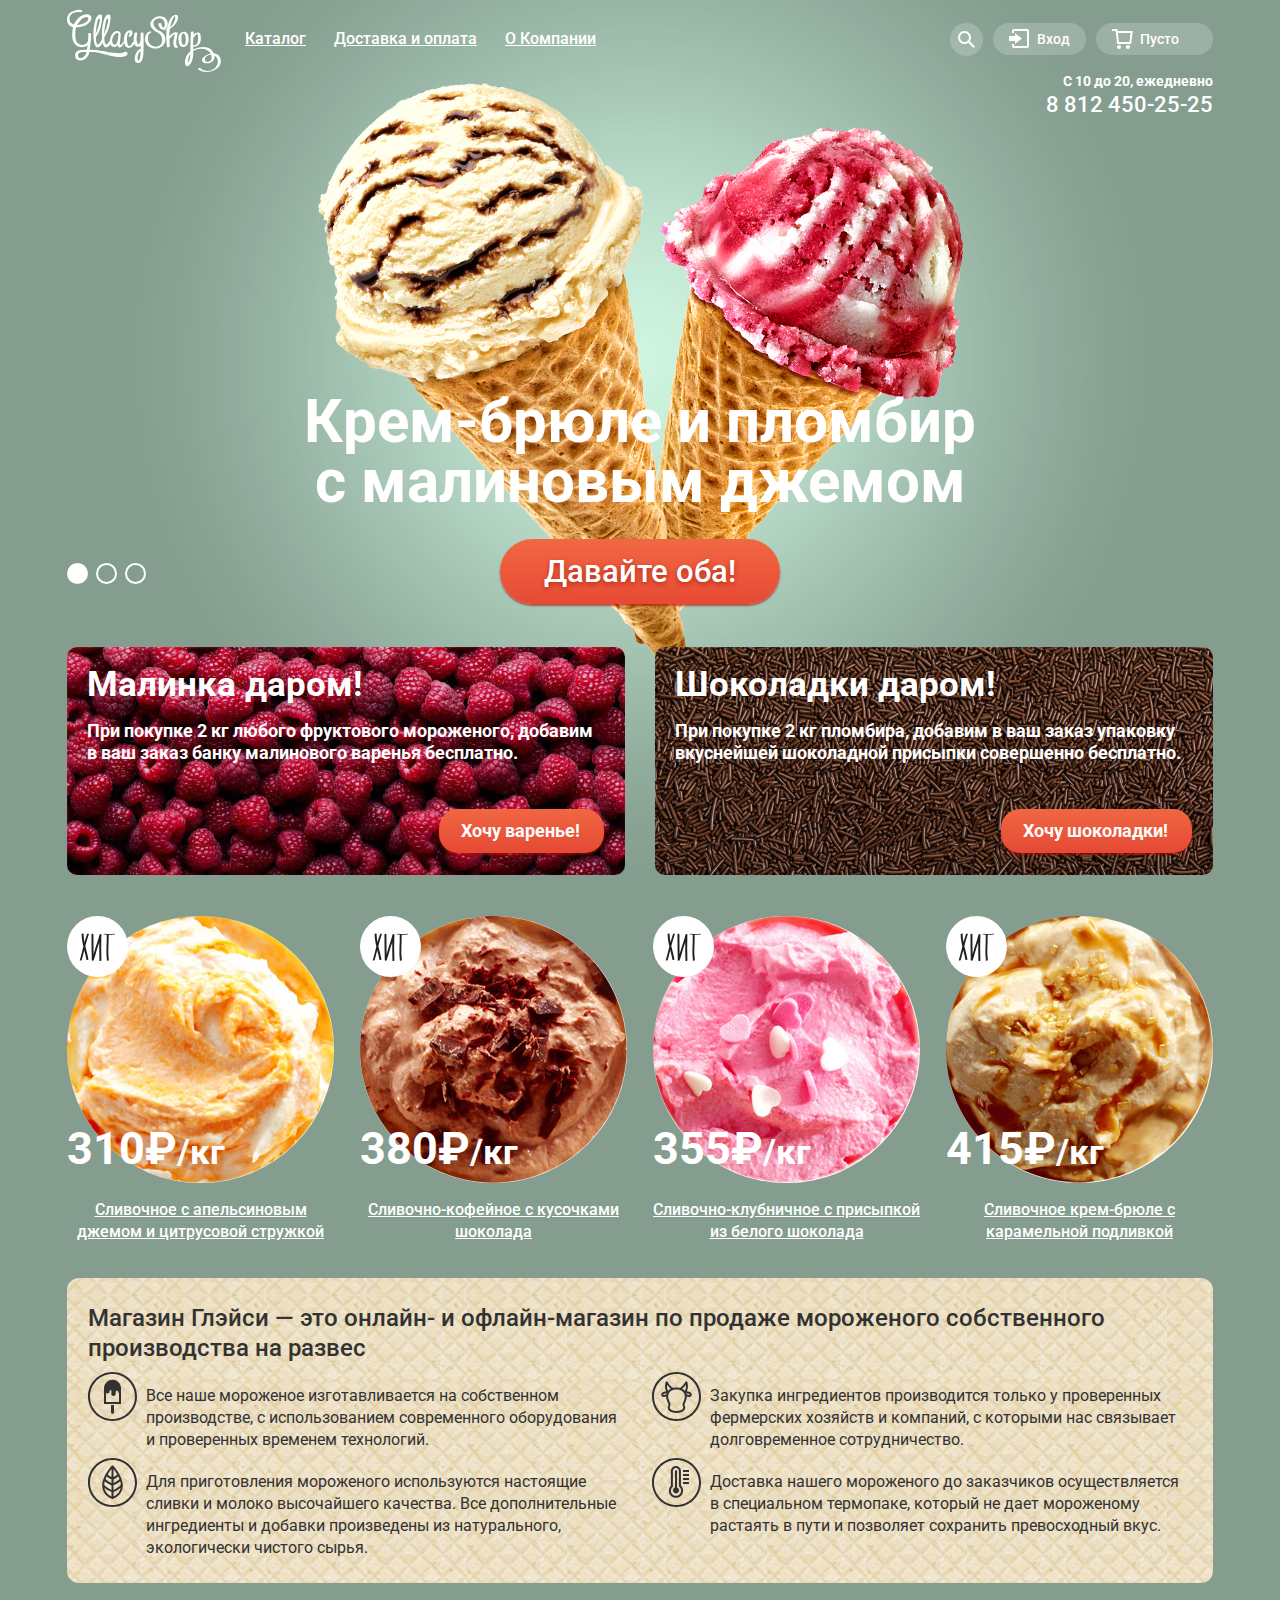
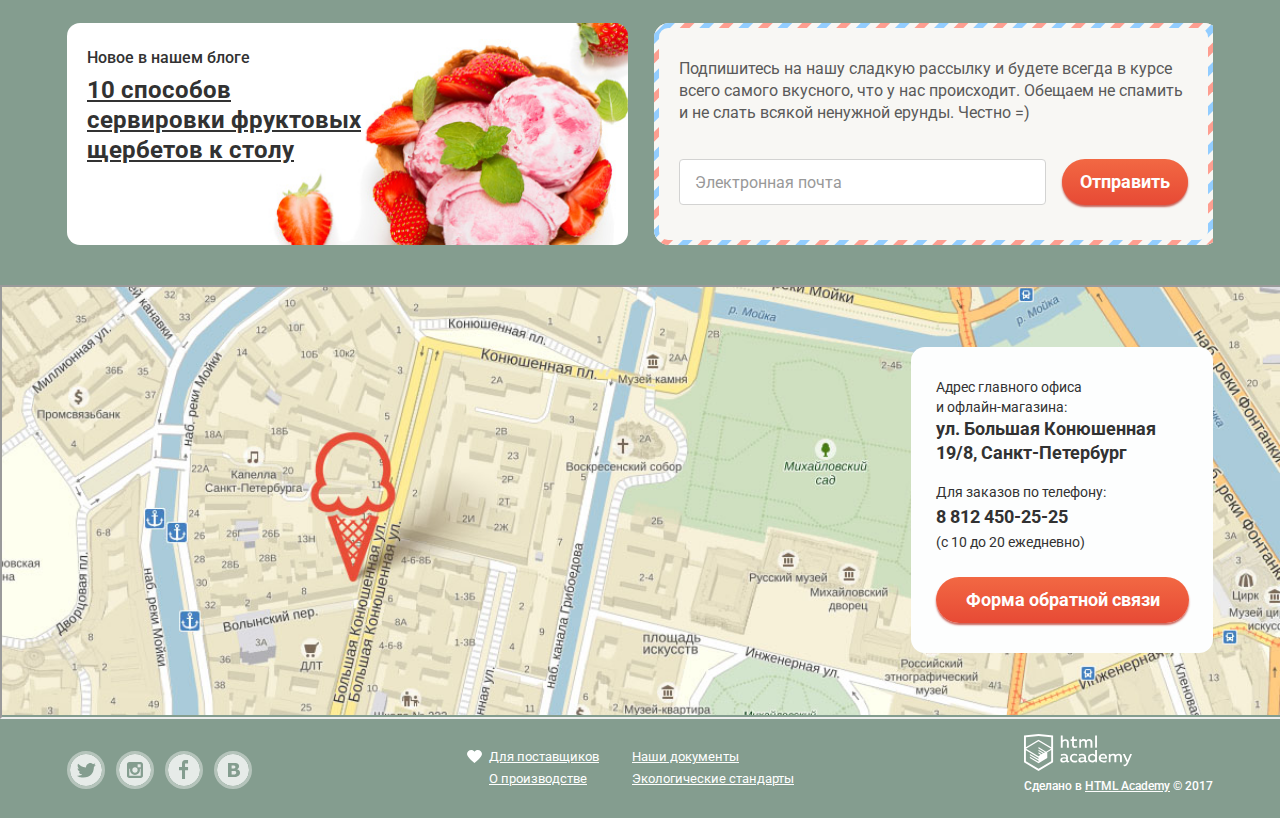
<file: index.html>
<!DOCTYPE html>
<html lang="ru">
<head>
  <meta charset="utf-8">
  <title>Glacy shop</title>
  <link href="https://fonts.googleapis.com/css?family=Roboto:400,500,700&amp;subset=cyrillic" rel="stylesheet">
  <link rel="stylesheet" type="text/css" href="css/normalize.css">
  <link rel="stylesheet" type="text/css" href="css/min.style.css">
</head>
<body>
  <input class="visually-hidden" type="radio" id="product-1" name="toggle" checked>
  <input class="visually-hidden" type="radio" id="product-2" name="toggle">
  <input class="visually-hidden" type="radio" id="product-3" name="toggle">
  <div class="site-wrapper">
    <div class="container">
      <header class="main-header">
        <nav class="main-nav">
          <a class="main-nav__link" href=""><img class="main-nav__img" src="img/logo-menu.svg" width="154" height="64" alt="Логотип магазина мороженого Глейси "></a>
          <ul class="site-list">
            <li class="site-list__item">
              <a href="catalog.html" class="site-list__item-link nav-catalog">Каталог</a>
              <ul class="site-list__submenu">
                <li class="site-list__submenu-item"><a href="" >Новинки</a></li>
                <li class="site-list__submenu-item"><a href="catalog.html" >Сливочное</a></li>
                <li class="site-list__submenu-item"><a href="" >Щербеты</a></li>
                <li class="site-list__submenu-item"><a href="" >Фруктовый лед</a></li>
                <li class="site-list__submenu-item"><a href="" >Мелорин</a></li>
              </ul>
            </li>
            <li class="site-list__item"><a href="#" class="site-list__item-link">Доставка и оплата</a></li>
            <li class="site-list__item"><a href="#" class="site-list__item-link">О Компании</a></li>
          </ul>
          <ul class="user-list">
            <li class="user-list__item">
              <a href="" class="user-list__item-link search">
                <span class="visually-hidden">поиск</span>
                <svg version="1.1" xmlns="http://www.w3.org/2000/svg" xmlns:xlink="http://www.w3.org/1999/xlink" x="0px" y="0px" width="17px" height="17px" viewBox="0 0 17 17" enable-background="new 0 0 17 17" xml:space="preserve"> <g >
                <path fill="#FFFFFF" d="M16.958,15.527L11.75,10.32C12.533,9.247,13,7.93,13,6.5C13,2.91,10.09,0,6.5,0S0,2.91,0,6.5
            S2.91,13,6.5,13c1.438,0,2.763-0.473,3.839-1.263l5.205,5.204L16.958,15.527z M6.5,11C4.019,11,2,8.981,2,6.5S4.019,2,6.5,2 S11,4.019,11,6.5S8.981,11,6.5,11z"/></g></svg>
              </a>
              <div class="search-wrapper">
                <form method="get" action="http://echo.htmlacademy.ru" class="search-form">
                  <input type="text" name="search" placeholder="Что ищем?" class="search-input" aria-label="что вы ищите?">
                </form>
              </div>
            </li>
            <li class="user-list__item">
              <a href="" class="user-list__item-link login">Вход</a>
              <div class="login-form">
                <form method="post" action="http://echo.htmlacademy.ru">
                  <input type="email" name="login" class="login-input" placeholder="Электронная почта" aria-label="введите адрес электронной почты">
                  <input type="password" name="password" class="login-password" placeholder="Пароль" aria-label="введите пароль">
                  <div class="login-btn-links">
                    <div class="login-btn-wrapper">
                      <button type="submit" class="login-btn btn ">Войти</button>
                    </div>
                    <p class="login-links">
                      <a href="#">Забыли пароль</a>
                      <a href="#">Новая регистрация</a>
                    </p>
                  </div>
                </form>
              </div>
            </li>
            <li class="user-list__item">
              <a href="" class="user-list__item-link cart"><span class="visually-hidden">корзина</span> Пусто</a>
            </li>
          </ul>
        </nav>
        <div class="main-nav__contacts">
          <p class="main-nav__time">С 10 до 20, ежедневно</p>
          <p class="main-nav__tel">8 812 450-25-25</p>
        </div>
      </header>
    </div>
    <main class="index-page">
      <h1 class="visually-hidden"> Магазин мороженого "Глейси"</h1>
      <section class="slider">
        <div class="container">
          <div class="slider-controls">
            <label for="product-1">Первый</label>
            <label for="product-2">Второй</label>
            <label for="product-3">Третий</label>
          </div>
          <ul class="slider-list">
            <li class="slider-item slide" id="slide1">
              <h3 class="slider-heading" >Крем-брюле и пломбир с малиновым джемом</h3>
              <a class="slider-btn btn" href="#" >Давайте оба!</a>
            </li>
            <li class="slider-item slide" id="slide2" >
              <h3 class="slider-heading" >Шоколадный пломбир и лимонный сорбет</h3>
              <a class="slider-btn btn" href="#" >Давайте оба!</a>
            </li>
            <li class="slider-item slide" id="slide3" >
              <h3 class="slider-heading" >Пломбир с помадкой и клубничный щербет</h3>
              <a class="slider-btn btn" href="#">Давайте оба!</a>
            </li>
          </ul>
        </div>
  	  </section>
      <div class="container">
        <section class="presents">
          <h2 class="visually-hidden">Подарки</h2>
          <ul class="presents-list">
            <li class="presents-list__item">
              <h3 class="presents-list__item-heading">Малинка даром!</h3>
              <p class="presents-list__item-description">При покупке 2 кг любого фруктового мороженого, добавим в ваш заказ банку   малинового варенья бесплатно.</p>
              <a href="" class="presents-list__item-btn btn">Хочу варенье!</a>
            </li>
            <li class="presents-list__item">
              <h3 class="presents-list__item-heading">Шоколадки даром!</h3>
              <p class="presents-list__item-description">При покупке 2 кг пломбира, добавим в ваш заказ упаковку вкуснейшей шоколадной присыпки совершенно бесплатно.</p>
              <a href="" class="presents-list__item-btn btn">Хочу шоколадки!</a>
            </li>
          </ul>
        </section>
        <section class="catalog">
          <h2 class="visually-hidden">Самое вкусное морожениое</h2>
          <ul class="catalog-list">
            <li class="catalog-list__item">
              <div class="catalog-list__item-wrapper">
                <img src="img/ice1.jpg" width="267" height="267" alt="Сливочное с апельсиновым джемом и цитрусовой стружкой">
                <p class="catalog-list__item-price">310&#8381;<span>/кг</span></p>
                <a href="" class="catalog-list__item-link">Сливочное с апельсиновым джемом и цитрусовой стружкой</a>
              </div>
              <a href="" class="catalog-list__item-btn btn">Быстрый просмотр</a>
            </li>
            <li class="catalog-list__item">
              <div class="catalog-list__item-wrapper">
                <img src="img/ice2.jpg" width="267" height="267" alt="Сливочно-кофейное с кусочками шоколада">
                <p class="catalog-list__item-price">380&#8381;<span>/кг</span></p>
                <a href="" class="catalog-list__item-link">Сливочно-кофейное с кусочками шоколада</a>
              </div>
              <a href="" class="catalog-list__item-btn btn">Быстрый просмотр</a>
            </li>
            <li class="catalog-list__item">
              <div class="catalog-list__item-wrapper">
                <img src="img/ice3.jpg" width="267" height="267" alt="Сливочно-клубничное с присыпкой из белого шоколада">
                <p class="catalog-list__item-price">355&#8381;<span>/кг</span></p>
                <a href="" class="catalog-list__item-link">Сливочно-клубничное с присыпкой из белого шоколада</a>
              </div>
              <a href="" class="catalog-list__item-btn btn">Быстрый просмотр</a>
            </li>
            <li class="catalog-list__item">
              <div class="catalog-list__item-wrapper">
                <img src="img/ice4.jpg" width="267" height="267" alt="Сливочное с апельсиновым джемом и цитрусовой стружкой">
                <p class="catalog-list__item-price">415&#8381;<span>/кг</span></p>
                <a href="" class="catalog-list__item-link">Сливочное крем-брюле с карамельной подливкой</a>
              </div>
              <a href="" class="catalog-list__item-btn btn">Быстрый просмотр</a>
            </li>
          </ul>
        </section>
        <section class="advantages">
          <h2 class="visually-hidden">Преимущества магазина "Глейси"</h2>
          <b class="advantages-heading">Магазин Глэйси — это онлайн- и офлайн-магазин по продаже мороженого собственного производства на развес</b>
          <ul class="advantages-list">
            <li class="advantages-list__item">Все наше мороженое изготавливается на собственном производстве, с использованием современного оборудования и проверенных временем технологий.</li>
            <li class="advantages-list__item">Закупка ингредиентов  производится только у проверенных фермерских хозяйств и компаний, с которыми нас связывает долговременное сотрудничество.</li>
            <li class="advantages-list__item">Для приготовления мороженого используются настоящие сливки и молоко высочайшего качества. Все дополнительные ингредиенты и добавки произведены из натурального, экологически чистого сырья. </li>
            <li class="advantages-list__item">Доставка нашего мороженого до заказчиков осуществляется в специальном термопаке, который не дает мороженому растаять в пути и позволяет сохранить превосходный вкус.</li>
          </ul>
        </section>
        <div class="index-columns">
          <article class="blog">
            <h2 class="blog-heading">Новое в нашем блоге</h2>
            <h3 class="blog-news-heading"><a href="#"> 10 способов сервировки фруктовых щербетов к столу</a></h3>
          </article>
          <section class="subscription">
            <div class="subscription-wrapper">
              <h2 class="visually-hidden">Подписка на рассылку</h2>
              <p class="subscription-description">Подпишитесь на нашу сладкую рассылку и будете всегда в курсе всего самого вкусного, что у нас происходит. Обещаем не спамить и не слать всякой ненужной ерунды. Честно =) </p>
              <form method="post" action="http://echo.htmlacademy.ru"  class="subscription-form">
                <input type="email" name="email" class="subscription-input" placeholder="Электронная почта" aria-label="введите адрес электронной почты" required >
                <button type="submit" class="btn">Отправить</button>
              </form>
            </div>
          </section>
        </div>
      </div>
      <section class="contacts">
        <iframe class="contacts-iframe" src="https://yandex.ru/map-widget/v1/-/CBF9nKAJWA" width="1200" height="429" ></iframe>
        <div class="container">
          <h2 class="visually-hidden">Как до нас добраться</h2>
          <div class="contacts__adress-box">
            <p class="contacts__adress">Адрес главного офиса<br> и офлайн-магазина:<br><span>ул. Большая Конюшенная 19/8, Санкт-Петербург</span></p>
            <p class="contacts__phone">Для заказов по телефону:<br><span>8 812 450-25-25</span><br>(с 10 до 20 ежедневно)</p>
            <a href="#" class="contacts__btn btn">Форма обратной связи</a>
          </div>
        </div>
      </section>
    </main>
    <footer class="main-footer">
      <div class="container">
        <ul class="sosial-list">
          <li class="sosial-btn">
            <a href="" class="sosial-btn__link">
              <span class="visually-hidden"> твитер</span>
              <svg version="1.1" xmlns="http://www.w3.org/2000/svg" xmlns:xlink="http://www.w3.org/1999/xlink" x="0px" y="0px" width="32px" height="32px" viewBox="0 0 32 32" enable-background="new 0 0 32 32" xml:space="preserve"> <g > </g><g ><path fill="#FFFFFF" d="M16,0C7.164,0,0,7.164,0,16c0,8.837,7.164,16,16,16c8.837,0,16-7.163,16-16C32,7.164,24.837,0,16,0z
              M23.944,12.809c-0.251,6.516-3.463,10.832-10.992,10.702c-0.14,0-0.205,0-0.233,0c-0.015,0-0.021,0-0.021,0
              c-0.029,0-0.094,0-0.232,0c-0.447,0-4.543-0.443-5.344-1.823c2.479,0.19,4.247-0.406,5.12-1.136
              c-1.048-0.289-2.923-0.461-3.251-2.848c0.384,0.104,0.618,0.221,1.299,0.113c-1.307-0.824-2.758-1.519-2.679-3.643
              c0.311,0.317,1.164,0.518,1.46,0.457c-0.768-0.233-2.149-3.244-0.974-4.781c1.984,1.79,4.075,3.482,7.804,3.643
              c0.227-2.214,1.24-3.699,3.168-4.325c1.84-0.479,3.255,0.26,3.901,1.138c0.737-0.224,1.453-0.466,2.193-0.685
              c-0.004,0.833-0.569,1.463-0.935,1.709c0.747,0.165,1.423-0.475,1.423-0.475C25.467,11.818,24.557,12.58,23.944,12.809z"/></g>
              </svg>
            </a>
          </li>
          <li class="sosial-btn">
            <a href="" class="sosial-btn__link">
              <span class="visually-hidden">инстаграм</span>
              <svg version="1.1"  xmlns="http://www.w3.org/2000/svg" xmlns:xlink="http://www.w3.org/1999/xlink" x="0px" y="0px" width="32px" height="32px" viewBox="0 0 32 32" enable-background="new 0 0 32 32" xml:space="preserve"><g><path fill="#FFFFFF" d="M20.916,16c0,2.728-2.211,4.938-4.938,4.938S11.039,18.728,11.039,16c0-0.394,0.051-0.773,0.138-1.14
              h-0.897v6.838h11.396V14.86h-0.897C20.865,15.227,20.916,15.606,20.916,16z"/> <path fill="#FFFFFF" d="M15.978,18.659c1.466,0,2.659-1.193,2.659-2.659s-1.193-2.659-2.659-2.659
              c-1.466,0-2.659,1.193-2.659,2.659S14.511,18.659,15.978,18.659z"/>
              <rect x="18.637" y="10.302" fill="#FFFFFF" width="3.039" height="3.039"/>
              <path fill="#FFFFFF" d="M16,0C7.164,0,0,7.164,0,16c0,8.837,7.164,16,16,16c8.837,0,16-7.163,16-16C32,7.164,24.837,0,16,0z
              M23.955,21.698c0,1.254-1.025,2.279-2.279,2.279H10.279C9.026,23.978,8,22.952,8,21.698V10.302c0-1.253,1.026-2.279,2.279-2.279h11.396c1.254,0,2.279,1.026,2.279,2.279V21.698z"/>
              </g></svg>
            </a>
          </li>
          <li class="sosial-btn">
            <a href="" class="sosial-btn__link">
              <span class="visually-hidden">фейсбук</span>
              <svg version="1.1"  xmlns="http://www.w3.org/2000/svg" xmlns:xlink="http://www.w3.org/1999/xlink" x="0px" y="0px" width="32px" height="32px" viewBox="0 0 32 32" enable-background="new 0 0 32 32" xml:space="preserve"><path fill="#FFFFFF" d="M16,0C7.164,0,0,7.163,0,16s7.164,16,16,16c8.837,0,16-7.164,16-16S24.837,0,16,0z M20.062,9.455h-3.021
              v3.444h3.021v3.445h-3.021v8.61h-3.021v-8.61H11v-3.445h3.021V9.455c0-1.902,1.353-3.445,3.021-3.445h3.021V9.455z"/>
              </svg>
            </a>
          </li>
          <li class="sosial-btn">
            <a href="" class="sosial-btn__link">
              <span class="visually-hidden">вконтакте</span>
              <svg version="1.1" id="Layer_1" xmlns="http://www.w3.org/2000/svg" xmlns:xlink="http://www.w3.org/1999/xlink" x="0px" y="0px" width="32px" height="32px" viewBox="0 0 32 32" enable-background="new 0 0 32 32" xml:space="preserve"><g><path fill="#FFFFFF" d="M16.637,14.495c0.402-0.019,0.719-0.082,0.951-0.188c0.326-0.145,0.54-0.33,0.641-0.559
               c0.101-0.229,0.15-0.496,0.15-0.797c0-0.232-0.058-0.465-0.174-0.697c-0.116-0.232-0.322-0.405-0.617-0.517
               c-0.264-0.1-0.592-0.155-0.984-0.165c-0.392-0.009-0.943-0.014-1.652-0.014h-0.339v2.965h0.565
               C15.749,14.523,16.235,14.514,16.637,14.495z"/>
               <path fill="#FFFFFF" d="M18.118,17.084c-0.282-0.081-0.672-0.125-1.166-0.132c-0.494-0.006-1.012-0.009-1.55-0.009h-0.79v3.493
               h0.264c1.014,0,1.74-0.003,2.18-0.009c0.438-0.007,0.843-0.088,1.212-0.245c0.377-0.157,0.633-0.364,0.774-0.625
               s0.214-0.562,0.214-0.9c0-0.446-0.088-0.788-0.261-1.03C18.825,17.386,18.531,17.204,18.118,17.084z"/>
               <path fill="#FFFFFF" d="M16,0C7.164,0,0,7.164,0,16c0,8.837,7.164,16,16,16c8.837,0,16-7.163,16-16C32,7.164,24.837,0,16,0z
              M22.602,20.531c-0.273,0.533-0.646,0.976-1.124,1.327c-0.552,0.415-1.161,0.71-1.823,0.886s-1.501,0.264-2.519,0.264h-6.121V8.987
              h5.443c1.13,0,1.957,0.038,2.48,0.113c0.524,0.076,1.045,0.242,1.561,0.5c0.533,0.27,0.929,0.632,1.189,1.087
              c0.26,0.455,0.392,0.975,0.392,1.558c0,0.678-0.179,1.278-0.536,1.795c-0.358,0.518-0.863,0.92-1.517,1.208v0.075
              c0.917,0.182,1.642,0.559,2.179,1.13c0.537,0.571,0.807,1.325,0.807,2.261C23.013,19.392,22.875,19.997,22.602,20.531z"/>
              </g>
              </svg>
            </a>
          </li>
        </ul>
        <div class="footer-nav">
          <ul class="footer-nav_col">
            <li class="footer-nav__item"><a href="" class="footer-nav__item-link love">Для поставщиков </a></li>
            <li class="footer-nav__item"><a href="" class="footer-nav__item-link">О производстве</a></li>
          </ul>
          <ul class="footer-nav_col">
            <li class="footer-nav__item"><a href="" class="footer-nav__item-link">Наши документы</a></li>
            <li class="footer-nav__item"><a href="" class="footer-nav__item-link">Экологические стандарты</a></li>
          </ul>
        </div>
        <div class="copyright">
          <a href="https://htmlacademy.ru/intensive/htmlcss" ><img src="img/logo-htmlacademy-footer.svg" width="108" height="39" alt=" лого htmlacademy"></a>
          <p class="copyright-description">Сделано в <a href="https://htmlacademy.ru/intensive/htmlcss"> HTML Academy </a> © 2017</p>
        </div>
      </div>
    </footer>
    <section class="pop-up">
      <div class="pop-up-wrapper">
        <h2 class="visually-hidden">Форма обратной связи</h2>
        <p class="pop-up-heading">Мы обязательно вам ответим!</p>
        <form method="post" action="http://echo.htmlacademy.ru" class="pop-up-form">
          <input type="text" name="name" class="pop-up-name" placeholder="Как вас зовут?" >
          <input type="email" name="email" class="pop-up-email" placeholder="Ваша почта для ответа?" >
          <textarea class="pop-up-text"  placeholder="Напишите что-нибудь..."></textarea>
          <button type="submit" class="pop-up-submit btn">Отправить</button>
        </form>
        <button type="button" class="pop-up-close"><span class="visually-hidden">Закрыть</span></button>
      </div>
    </section>
  </div>
 <script src="js/min.script.js"></script>
</body>

</html>
</file>
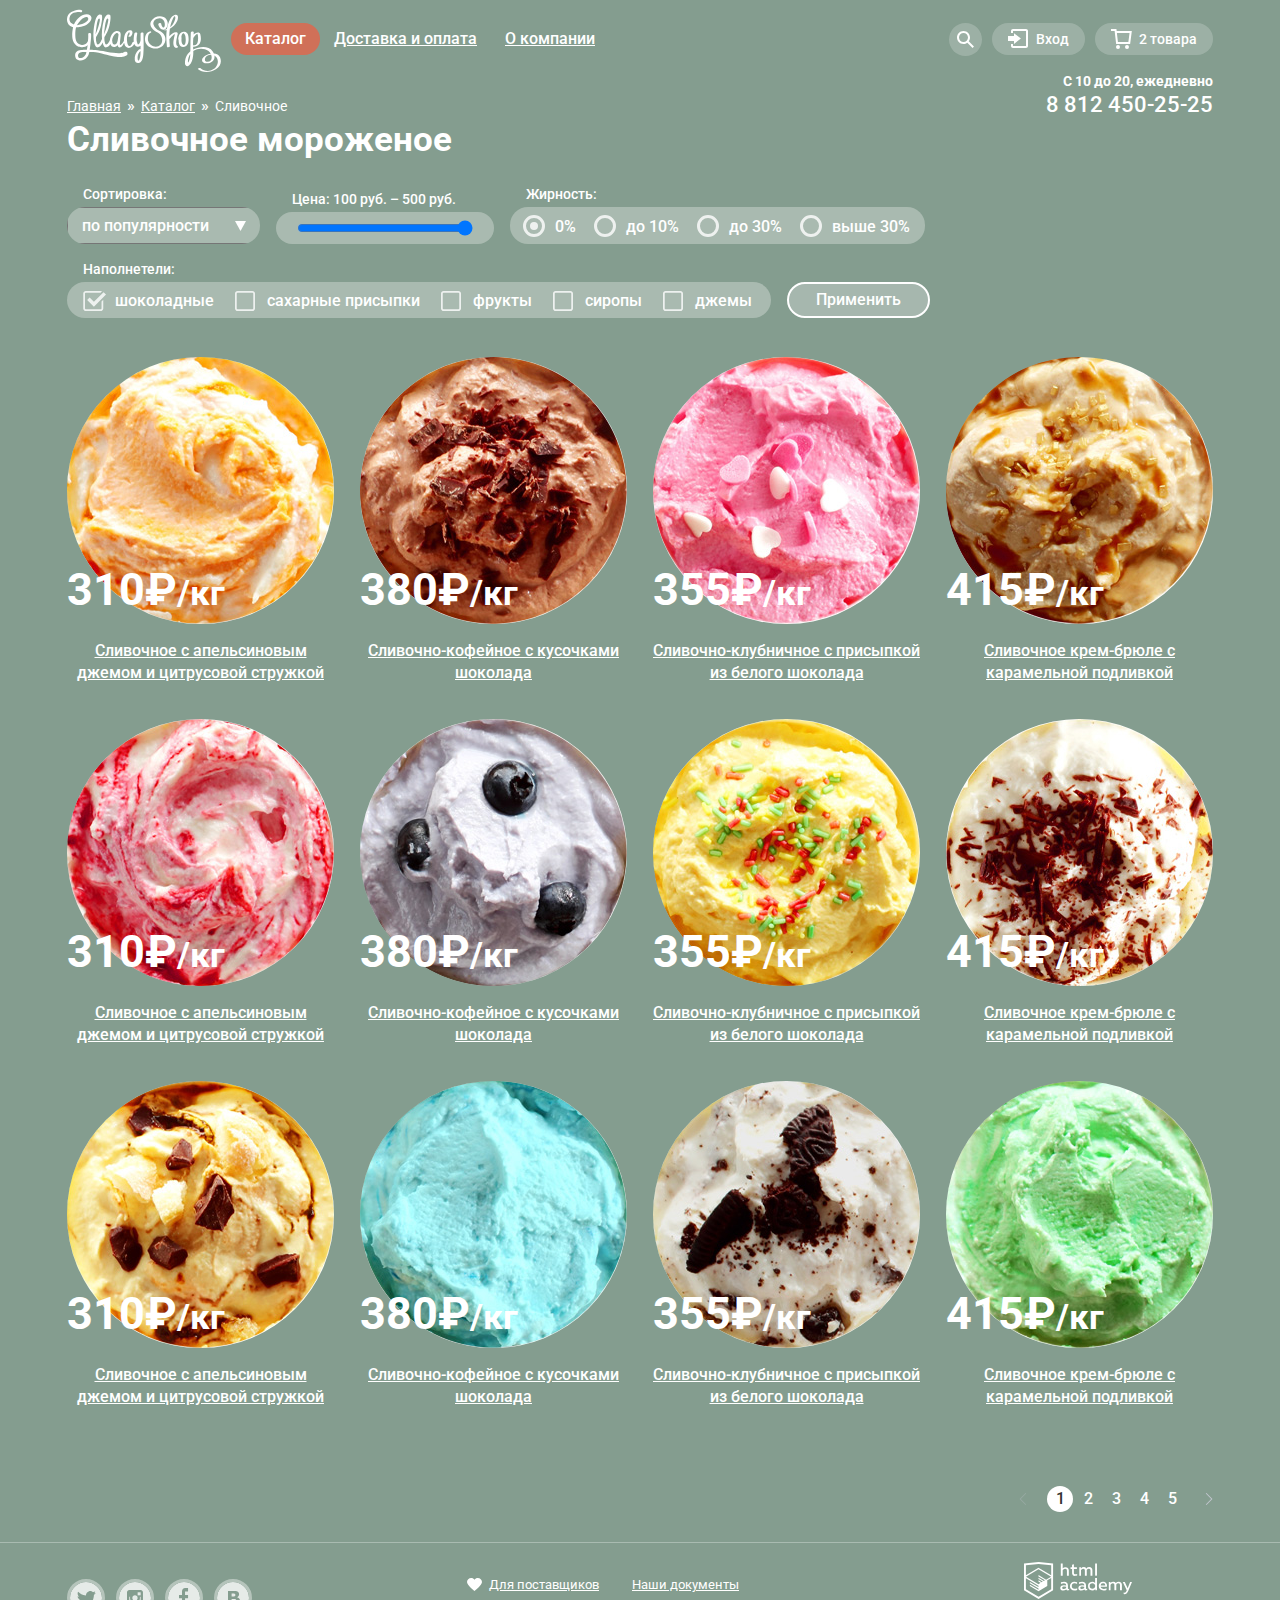
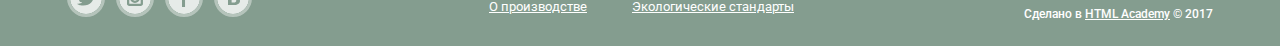
<file: catalog.html>
<!DOCTYPE html>
<html lang="ru">
<head>
  <meta charset="utf-8">
  <title>Gllacy shop</title>
  <link href="https://fonts.googleapis.com/css?family=Roboto:400,500,700&amp;subset=cyrillic" rel="stylesheet">
  <link rel="stylesheet" type="text/css" href="css/normalize.css">
  <link rel="stylesheet" type="text/css" href="css/min.style.css">
</head>
<body class="inner-page">
  <header class="main-header">
    <div class="container">
      <nav class="main-nav">
        <a class="main-nav__link" href="index.html"><img class="main-nav__img" src="img/logo-menu.svg" width="154" height="64" alt="Логотип магазина мороженого Глейси "></a>
        <ul class="site-list">
          <li class="site-list__item">
            <a href="#" class="site-list__item-link nav-catalog current">Каталог</a>
            <ul class="site-list__submenu">
              <li class="site-list__submenu-item "><a href="" >Новинки</a></li>
              <li class="site-list__submenu-item"><a href="" class="current-item">Сливочное</a></li>
              <li class="site-list__submenu-item"><a href="" >Щербеты</a></li>
              <li class="site-list__submenu-item"><a href="" >Фруктовый лед</a></li>
              <li class="site-list__submenu-item"><a href="" >Мелорин</a></li>
            </ul>
          </li>
          <li class="site-list__item"><a href="#" class="site-list__item-link">Доставка и оплата</a></li>
          <li class="site-list__item"><a href="#" class="site-list__item-link">О компании</a></li>
        </ul>
        <ul class="user-list">
          <li class="user-list__item">
            <a href="" class="user-list__item-link search">
              <span class="visually-hidden">поиск</span>
              <svg version="1.1" xmlns="http://www.w3.org/2000/svg" xmlns:xlink="http://www.w3.org/1999/xlink" x="0px" y="0px" width="17px" height="17px" viewBox="0 0 17 17" enable-background="new 0 0 17 17" xml:space="preserve"> <g >
              <path fill="#FFFFFF" d="M16.958,15.527L11.75,10.32C12.533,9.247,13,7.93,13,6.5C13,2.91,10.09,0,6.5,0S0,2.91,0,6.5
               S2.91,13,6.5,13c1.438,0,2.763-0.473,3.839-1.263l5.205,5.204L16.958,15.527z M6.5,11C4.019,11,2,8.981,2,6.5S4.019,2,6.5,2 S11,4.019,11,6.5S8.981,11,6.5,11z"/></g></svg>
             </a>
             <div class="search-wrapper">
              <form method="get" action="http://echo.htmlacademy.ru" class="search-form">
                <input type="text" name="search" placeholder="Что ищем?" class="search-input" aria-label="что вы ищите?">
              </form>
            </div>
          </li>
          <li class="user-list__item">
            <a href="" class="user-list__item-link login">Вход</a>
            <div class="login-form">
              <form method="post" action="http://echo.htmlacademy.ru">
                <input type="email" name="login" class="login-input" placeholder="Электронная почта" aria-label="введите адрес электронной почты">
                <input type="password" name="password" class="login-password" placeholder="Пароль" aria-label="введите пароль">
                <div class="login-btn-links">
                  <div class="login-btn-wrapper">
                    <button type="submit" class="login-btn btn ">Войти</button>
                  </div>
                  <p class="login-links">
                    <a href="#">Забыли пароль</a>
                    <a href="#">Новая регистрация</a>
                  </p>
                </div>
              </form>
            </div>
          </li>
          <li class="user-list__item"><a href="" class="user-list__item-link cart">
          	<span class="visually-hidden">корзина</span> 2 товара</a>
            <div class="cart-content">
              <ul class="cart-list">
                <li class="cart-list__item">
                  <button class="del-item"><span class="visually-hidden">удалить товар из корзины</span></button>
                  <a href="" class="cart-link">
                    <img src="img/cart-img1.png" width="33" height="33" alt="Пломбир с апельсиновым джемом">
                    <p class="cart-list__item-description">Пломбир с апельсиновым джемом</p>
                  </a>
                  <p class="cart-list__item-price">1,5 кг х <span>200 руб.</span></p>
                  <p class="cart-list__item-total">300 руб.</p>
                </li>
                <li class="cart-list__item">
                  <button class="del-item"><span class="visually-hidden">удалить товар из корзины</span></button>
                  <a href="" class="cart-link">
                    <img src="img/cart-img2.png" width="33" height="33" alt="Клубничный пломбир с присыпкой из белого шоколада">
                    <p class="cart-list__item-description">Клубничный пломбир с присыпкой из белого шоколада</p>
                  </a>
                  <p class="cart-list__item-price">1,5 кг х <span>300 руб.</span></p>
                  <p class="cart-list__item-total">450 руб.</p>
                </li>
              </ul>
              <p class="cart-amount"> Итого: 750 руб.</p>
              <a href="" class="cart-btn btn">Оформить заказ</a>
            </div>
          </li>
        </ul>
      </nav>
      <div class="inner-page-columns">
        <ul class="breadcrumbs-list">
          <li class="breadcrumbs-list__item"><a href="">Главная</a>&#187;</li>
          <li class="breadcrumbs-list__item"><a href="">Каталог</a>&#187;</li>
          <li class="breadcrumbs-list__item"><a >Сливочное</a></li>
        </ul>
        <div class="main-nav__contacts">
          <p class="main-nav__time">С 10 до 20, ежедневно</p>
          <p class="main-nav__tel">8 812 450-25-25</p>
        </div>
      </div>
    </div>
  </header>
  <div class="container">
    <main>
      <h1 class="inner-page-heading">Сливочное мороженое</h1>
      <section class="filters">
        <h2 class="visually-hidden">Фильтры поиска</h2>
  	    <form method="get" action="http://echo.htmlacademy.ru">
          <ul class="form-list">
            <li class="form-list-item sorting">
              <label for="option">Сортировка:</label>
              <div class="sorting-wrapper">
              <select name="option" id="option" class="sort">
                <option>по популярности</option>
                <option>сначала недорогие</option>
                <option>сначала дорогие</option>
                <option>по жирности</option>
              </select>
              </div>
            </li>
            <li class="form-list-item">
              <label for="price" class="range-heading">Цена: 100 руб. – 500 руб.</label>
              <div class="price-range-wrapper">
                <input type="range" class="price-range" min="0" max="500" step="100" value="500" name="price" id="price">
              </div>
            </li>
            <li class="form-list-item fat">
              <fieldset>
                <legend>Жирность:</legend>
                <ul class="fat-list">
                  <li class="fat-list__item">
                    <input class="visually-hidden" type="radio" name="fat" value="0%" id="fat-0" checked="">
                    <label for="fat-0">0%</label>
                  </li>
                  <li class="fat-list__item">
                    <input class="visually-hidden" type="radio" name="fat" value="10%" id="fat-10">
                    <label for="fat-10">до 10%</label>
                  </li>
                  <li class="fat-list__item">
                    <input class="visually-hidden" type="radio" name="fat" value="30%" id="fat-30">
                    <label for="fat-30">до 30%</label>
                  </li>
                  <li class="fat-list__item">
                    <input class="visually-hidden" type="radio" name="fat" value=">30%" id="fat->30">
                    <label for="fat->30">выше 30%</label>
                  </li>
                </ul>
              </fieldset>
            </li>
            <li class="form-list-item add">
              <fieldset class="filler">
                <legend class="filler-heading">Наполнетели:</legend>
                <ul class="filler-list">
                  <li class="filler-list__item">
                    <input class="visually-hidden" type="checkbox" name="chokolate" id="filler-choko" checked>
                    <label for="filler-choko">шоколадные</label>
                  </li>
                  <li class="filler-list__item">
                    <input class="visually-hidden" type="checkbox" name="shugar" id="shugar">
                    <label for="shugar">сахарные присыпки</label>
                  </li>
                  <li class="filler-list__item">
                    <input class="visually-hidden" type="checkbox" name="fruits" id="fruits">
                    <label for="fruits">фрукты</label>
                  </li>
                  <li class="filler-list__item">
                    <input class="visually-hidden" type="checkbox" name="syrup" id="syrup">
                    <label for="syrup">сиропы</label>
                  </li>
                  <li class="filler-list__item">
                    <input class="visually-hidden" type="checkbox" name="jam" id="jam">
                    <label for="jam">джемы</label>
                  </li>
                </ul>
              </fieldset>
            </li>
            <li class="form-list-item filters-btn-container">
              <button  type="submit" class ="filters-btn">Применить</button>
            </li>
          </ul>
        </form>
      </section>
    <section class="catalog">
      <h2 class="visually-hidden">Каталог сливочного мороженого</h2>
      <ul class="catalog-list">
        <li class="catalog-list__item">
          <div class="catalog-list__item-wrapper">
            <img src="img/ice1.jpg" width="267" height="267" alt="Сливочное с апельсиновым джемом и цитрусовой стружкой">
            <p class="catalog-list__item-price">310&#8381;<span>/кг</span></p>
            <a href="" class="catalog-list__item-link">Сливочное с апельсиновым джемом и цитрусовой стружкой</a>
          </div>
          <a href="" class="catalog-list__item-btn btn">Быстрый просмотр</a>
        </li>
        <li class="catalog-list__item">
          <div class="catalog-list__item-wrapper">
            <img src="img/ice2.jpg" width="267" height="267" alt="Сливочно-кофейное с кусочками шоколада">
            <p class="catalog-list__item-price">380&#8381;<span>/кг</span></p>
            <a href="" class="catalog-list__item-link">Сливочно-кофейное с кусочками шоколада</a>
          </div>
          <a href="" class="catalog-list__item-btn btn">Быстрый просмотр</a>
        </li>
        <li class="catalog-list__item">
          <div class="catalog-list__item-wrapper">
            <img src="img/ice3.jpg" width="267" height="267" alt="Сливочно-клубничное с присыпкой из белого шоколада">
            <p class="catalog-list__item-price">355&#8381;<span>/кг</span></p>
            <a href="" class="catalog-list__item-link">Сливочно-клубничное с присыпкой из белого шоколада</a>
          </div>
          <a href="" class="catalog-list__item-btn btn">Быстрый просмотр</a>
        </li>
        <li class="catalog-list__item">
          <div class="catalog-list__item-wrapper">
            <img src="img/ice4.jpg" width="267" height="267" alt="Сливочное с апельсиновым джемом и цитрусовой стружкой">
            <p class="catalog-list__item-price">415&#8381;<span>/кг</span></p>
            <a href="" class="catalog-list__item-link">Сливочное крем-брюле с карамельной подливкой</a>
          </div>
          <a href="" class="catalog-list__item-btn btn">Быстрый просмотр</a>
        </li>
        <li class="catalog-list__item">
          <div class="catalog-list__item-wrapper">
            <img src="img/ice5.jpg" width="267" height="267" alt="Сливочное с апельсиновым джемом и цитрусовой стружкой">
            <p class="catalog-list__item-price">310&#8381;<span>/кг</span></p>
            <a href="" class="catalog-list__item-link">Сливочное с апельсиновым джемом и цитрусовой стружкой</a>
          </div>
          <a href="" class="catalog-list__item-btn btn">Быстрый просмотр</a>
        </li>
        <li class="catalog-list__item">
          <div class="catalog-list__item-wrapper">
            <img src="img/ice6.jpg" width="267" height="267" alt="Сливочно-кофейное с кусочками шоколада">
            <p class="catalog-list__item-price">380&#8381;<span>/кг</span></p>
            <a href="" class="catalog-list__item-link">Сливочно-кофейное с кусочками шоколада</a>
          </div>
          <a href="" class="catalog-list__item-btn btn">Быстрый просмотр</a>
        </li>
        <li class="catalog-list__item">
          <div class="catalog-list__item-wrapper">
            <img src="img/ice7.jpg" width="267" height="267" alt="Сливочно-клубничное с присыпкой из белого шоколада">
            <p class="catalog-list__item-price">355&#8381;<span>/кг</span></p>
            <a href="" class="catalog-list__item-link">Сливочно-клубничное с присыпкой из белого шоколада</a>
          </div>
          <a href="" class="catalog-list__item-btn btn">Быстрый просмотр</a>
        </li>
        <li class="catalog-list__item">
          <div class="catalog-list__item-wrapper">
            <img src="img/ice8.jpg" width="267" height="267" alt="Сливочное с апельсиновым джемом и цитрусовой стружкой">
            <p class="catalog-list__item-price">415&#8381;<span>/кг</span></p>
            <a href="" class="catalog-list__item-link">Сливочное крем-брюле с карамельной подливкой</a>
          </div>
          <a href="" class="catalog-list__item-btn btn">Быстрый просмотр</a>
        </li>
        <li class="catalog-list__item">
          <div class="catalog-list__item-wrapper">
            <img src="img/ice9.jpg" width="267" height="267" alt="Сливочное с апельсиновым джемом и цитрусовой стружкой">
            <p class="catalog-list__item-price">310&#8381;<span>/кг</span></p>
            <a href="" class="catalog-list__item-link">Сливочное с апельсиновым джемом и цитрусовой стружкой</a>
          </div>
            <a href="" class="catalog-list__item-btn btn">Быстрый просмотр</a>
        </li>
        <li class="catalog-list__item">
          <div class="catalog-list__item-wrapper">
            <img src="img/ice10.jpg" width="267" height="267" alt="Сливочно-кофейное с кусочками шоколада">
            <p class="catalog-list__item-price">380&#8381;<span>/кг</span></p>
            <a href="" class="catalog-list__item-link">Сливочно-кофейное с кусочками шоколада</a>
          </div>
          <a href="" class="catalog-list__item-btn btn">Быстрый просмотр</a>
        </li>
        <li class="catalog-list__item">
          <div class="catalog-list__item-wrapper">
            <img src="img/ice11.jpg" width="267" height="267" alt="Сливочно-клубничное с присыпкой из белого шоколада">
            <p class="catalog-list__item-price">355&#8381;<span>/кг</span></p>
            <a href="" class="catalog-list__item-link">Сливочно-клубничное с присыпкой из белого шоколада</a>
          </div>
          <a href="" class="catalog-list__item-btn btn">Быстрый просмотр</a>
        </li>
        <li class="catalog-list__item">
          <div class="catalog-list__item-wrapper">
            <img src="img/ice12.jpg" width="267" height="267" alt="Сливочное с апельсиновым джемом и цитрусовой стружкой">
            <p class="catalog-list__item-price">415&#8381;<span>/кг</span></p>
            <a href="" class="catalog-list__item-link">Сливочное крем-брюле с карамельной подливкой</a>
          </div>
          <a href="" class="catalog-list__item-btn btn">Быстрый просмотр</a>
        </li>
      </ul>
    </section>
    <section class="pagination">
      <h2 class="visually-hidden">номерация страниц</h2>
      <ul class="pagination-list">
        <li class="pagination-list__item">
          <a class="pagination-disabled">
            <span class="visually-hidden">предыдущая страница</span>
            <svg version="1.1"  xmlns="http://www.w3.org/2000/svg" xmlns:xlink="http://www.w3.org/1999/xlink" x="0px" y="0px" width="8px" height="12px" viewBox="0 0 8 12" enable-background="new 0 0 8 12" xml:space="preserve"> <path fill="#C1C6CE" d="M7.237,5.642L1.729,0.133c-0.198-0.198-0.519-0.198-0.716,0s-0.198,0.519,0,0.716L6.163,6l-5.151,5.15
            c-0.198,0.198-0.198,0.519,0,0.717c0.099,0.099,0.229,0.148,0.358,0.148c0.129,0,0.259-0.05,0.358-0.148l5.509-5.509
            C7.436,6.16,7.436,5.84,7.237,5.642z"/>
            </svg>
          </a>
        </li>
        <li class="pagination-list__item"><a class="pagination-list__item-current" >1</a></li>
        <li class="pagination-list__item"><a href="">2</a></li>
        <li class="pagination-list__item"><a href="">3</a></li>
        <li class="pagination-list__item"><a href="">4</a></li>
        <li class="pagination-list__item"><a href="">5</a></li>
        <li class="pagination-list__item">
          <a href="" >
            <span class="visually-hidden">следующая страница</span>
            <svg version="1.1"  xmlns="http://www.w3.org/2000/svg" xmlns:xlink="http://www.w3.org/1999/xlink" x="0px" y="0px" width="8px" height="12px" viewBox="0 0 8 12" enable-background="new 0 0 8 12" xml:space="preserve"> <path fill="#C1C6CE" d="M7.237,5.642L1.729,0.133c-0.198-0.198-0.519-0.198-0.716,0s-0.198,0.519,0,0.716L6.163,6l-5.151,5.15
            c-0.198,0.198-0.198,0.519,0,0.717c0.099,0.099,0.229,0.148,0.358,0.148c0.129,0,0.259-0.05,0.358-0.148l5.509-5.509
            C7.436,6.16,7.436,5.84,7.237,5.642z"/>
            </svg>
          </a>
        </li>
      </ul>
    </section>
  </main>
</div>
    <footer class="main-footer">
      <div class="container">
        <ul class="sosial-list">
          <li class="sosial-btn">
            <a href="" class="sosial-btn__link">
              <span class="visually-hidden"> твитер</span>
              <svg version="1.1" xmlns="http://www.w3.org/2000/svg" xmlns:xlink="http://www.w3.org/1999/xlink" x="0px" y="0px" width="32px" height="32px" viewBox="0 0 32 32" enable-background="new 0 0 32 32" xml:space="preserve"> <g > </g><g ><path fill="#FFFFFF" d="M16,0C7.164,0,0,7.164,0,16c0,8.837,7.164,16,16,16c8.837,0,16-7.163,16-16C32,7.164,24.837,0,16,0z
              M23.944,12.809c-0.251,6.516-3.463,10.832-10.992,10.702c-0.14,0-0.205,0-0.233,0c-0.015,0-0.021,0-0.021,0
              c-0.029,0-0.094,0-0.232,0c-0.447,0-4.543-0.443-5.344-1.823c2.479,0.19,4.247-0.406,5.12-1.136
              c-1.048-0.289-2.923-0.461-3.251-2.848c0.384,0.104,0.618,0.221,1.299,0.113c-1.307-0.824-2.758-1.519-2.679-3.643
              c0.311,0.317,1.164,0.518,1.46,0.457c-0.768-0.233-2.149-3.244-0.974-4.781c1.984,1.79,4.075,3.482,7.804,3.643
              c0.227-2.214,1.24-3.699,3.168-4.325c1.84-0.479,3.255,0.26,3.901,1.138c0.737-0.224,1.453-0.466,2.193-0.685
              c-0.004,0.833-0.569,1.463-0.935,1.709c0.747,0.165,1.423-0.475,1.423-0.475C25.467,11.818,24.557,12.58,23.944,12.809z"/></g>
              </svg>
            </a>
          </li>
          <li class="sosial-btn">
            <a href="" class="sosial-btn__link">
              <span class="visually-hidden">инстаграм</span>
              <svg version="1.1"  xmlns="http://www.w3.org/2000/svg" xmlns:xlink="http://www.w3.org/1999/xlink" x="0px" y="0px" width="32px" height="32px" viewBox="0 0 32 32" enable-background="new 0 0 32 32" xml:space="preserve"><g><path fill="#FFFFFF" d="M20.916,16c0,2.728-2.211,4.938-4.938,4.938S11.039,18.728,11.039,16c0-0.394,0.051-0.773,0.138-1.14
              h-0.897v6.838h11.396V14.86h-0.897C20.865,15.227,20.916,15.606,20.916,16z"/> <path fill="#FFFFFF" d="M15.978,18.659c1.466,0,2.659-1.193,2.659-2.659s-1.193-2.659-2.659-2.659
              c-1.466,0-2.659,1.193-2.659,2.659S14.511,18.659,15.978,18.659z"/>
              <rect x="18.637" y="10.302" fill="#FFFFFF" width="3.039" height="3.039"/>
              <path fill="#FFFFFF" d="M16,0C7.164,0,0,7.164,0,16c0,8.837,7.164,16,16,16c8.837,0,16-7.163,16-16C32,7.164,24.837,0,16,0z
              M23.955,21.698c0,1.254-1.025,2.279-2.279,2.279H10.279C9.026,23.978,8,22.952,8,21.698V10.302c0-1.253,1.026-2.279,2.279-2.279h11.396c1.254,0,2.279,1.026,2.279,2.279V21.698z"/>
              </g></svg>
            </a>
          </li>
          <li class="sosial-btn">
            <a href="" class="sosial-btn__link">
              <span class="visually-hidden">фейсбук</span>
              <svg version="1.1"  xmlns="http://www.w3.org/2000/svg" xmlns:xlink="http://www.w3.org/1999/xlink" x="0px" y="0px" width="32px" height="32px" viewBox="0 0 32 32" enable-background="new 0 0 32 32" xml:space="preserve"><path fill="#FFFFFF" d="M16,0C7.164,0,0,7.163,0,16s7.164,16,16,16c8.837,0,16-7.164,16-16S24.837,0,16,0z M20.062,9.455h-3.021
              v3.444h3.021v3.445h-3.021v8.61h-3.021v-8.61H11v-3.445h3.021V9.455c0-1.902,1.353-3.445,3.021-3.445h3.021V9.455z"/>
              </svg>
            </a>
          </li>
          <li class="sosial-btn">
            <a href="" class="sosial-btn__link">
              <span class="visually-hidden">вконтакте</span>
              <svg version="1.1" id="Layer_1" xmlns="http://www.w3.org/2000/svg" xmlns:xlink="http://www.w3.org/1999/xlink" x="0px" y="0px"
              width="32px" height="32px" viewBox="0 0 32 32" enable-background="new 0 0 32 32" xml:space="preserve">
              <g>
              <path fill="#FFFFFF" d="M16.637,14.495c0.402-0.019,0.719-0.082,0.951-0.188c0.326-0.145,0.54-0.33,0.641-0.559
              c0.101-0.229,0.15-0.496,0.15-0.797c0-0.232-0.058-0.465-0.174-0.697c-0.116-0.232-0.322-0.405-0.617-0.517
              c-0.264-0.1-0.592-0.155-0.984-0.165c-0.392-0.009-0.943-0.014-1.652-0.014h-0.339v2.965h0.565
              C15.749,14.523,16.235,14.514,16.637,14.495z"/>
              <path fill="#FFFFFF" d="M18.118,17.084c-0.282-0.081-0.672-0.125-1.166-0.132c-0.494-0.006-1.012-0.009-1.55-0.009h-0.79v3.493
              h0.264c1.014,0,1.74-0.003,2.18-0.009c0.438-0.007,0.843-0.088,1.212-0.245c0.377-0.157,0.633-0.364,0.774-0.625
              s0.214-0.562,0.214-0.9c0-0.446-0.088-0.788-0.261-1.03C18.825,17.386,18.531,17.204,18.118,17.084z"/>
              <path fill="#FFFFFF" d="M16,0C7.164,0,0,7.164,0,16c0,8.837,7.164,16,16,16c8.837,0,16-7.163,16-16C32,7.164,24.837,0,16,0z
              M22.602,20.531c-0.273,0.533-0.646,0.976-1.124,1.327c-0.552,0.415-1.161,0.71-1.823,0.886s-1.501,0.264-2.519,0.264h-6.121V8.987
              h5.443c1.13,0,1.957,0.038,2.48,0.113c0.524,0.076,1.045,0.242,1.561,0.5c0.533,0.27,0.929,0.632,1.189,1.087
              c0.26,0.455,0.392,0.975,0.392,1.558c0,0.678-0.179,1.278-0.536,1.795c-0.358,0.518-0.863,0.92-1.517,1.208v0.075
              c0.917,0.182,1.642,0.559,2.179,1.13c0.537,0.571,0.807,1.325,0.807,2.261C23.013,19.392,22.875,19.997,22.602,20.531z"/></g>
              </svg>
            </a>
          </li>
        </ul>
        <div class="footer-nav">
          <ul class="footer-nav_col">
            <li class="footer-nav__item"><a href="" class="footer-nav__item-link love">Для поставщиков </a></li>
            <li class="footer-nav__item"><a href="" class="footer-nav__item-link">О производстве</a></li>
          </ul>
          <ul class="footer-nav_col">
            <li class="footer-nav__item"><a href="" class="footer-nav__item-link">Наши документы</a></li>
            <li class="footer-nav__item"><a href="" class="footer-nav__item-link">Экологические стандарты</a></li>
          </ul>
        </div>
        <div class="copyright">
          <a href="https://htmlacademy.ru/intensive/htmlcss" ><img src="img/logo-htmlacademy-footer.svg" width="108" height="39" alt=" лого htmlacademy"></a>
          <p class="copyright-description">Сделано в <a href="https://htmlacademy.ru/intensive/htmlcss"> HTML Academy </a> © 2017</p>
        </div>
      </div>
    </footer>
  </body>
</html>
</file>
<file: css/min.style.css>
.visually-hidden{position:absolute ;clip:rect(1px 1px 1px 1px);clip:rect(1px,1px,1px,1px);padding:0 ;border:0 ;height:1px ;width:1px ;overflow:hidden}body{background-color:#849d8f;font-family:"Roboto",Sans serif,PT Sans;color:#ffffff;font-size:16px;line-height:22px;font-weight:500}.btn{-webkit-box-shadow:0 2px 2px 0 rgba(172,16,0,0.64);box-shadow:0 2px 2px 0 rgba(172,16,0,0.64);background-image:-webkit-gradient(linear,left bottom,left top,from(#e74a35),to(#f26843));background-image:-webkit-linear-gradient(bottom,#e74a35,#f26843);background-image:-o-linear-gradient(bottom,#e74a35,#f26843);background-image:linear-gradient(to top,#e74a35,#f26843)}.btn:hover,.btn:focus{background:-webkit-gradient(linear,left top,left bottom,from(#f58669),to(#ec6f5e));background:-webkit-linear-gradient(top,#f58669 0,#ec6f5e 100%);background:-o-linear-gradient(top,#f58669 0,#ec6f5e 100%);background:linear-gradient(to bottom,#f58669 0,#ec6f5e 100%);-webkit-box-shadow:0 2px 2px rgba(172,16,0,1);box-shadow:0 2px 2px rgba(172,16,0,1)}.btn:active{background:-webkit-gradient(linear,left top,left bottom,from(#d84732),to(#e1613e));background:-webkit-linear-gradient(top,#d84732 0,#e1613e 100%);background:-o-linear-gradient(top,#d84732 0,#e1613e 100%);background:linear-gradient(to bottom,#d84732 0,#e1613e 100%);-webkit-box-shadow:inset 0 2px 2px rgba(172,16,0,1);box-shadow:inset 0 2px 2px rgba(172,16,0,1)}.container{width:1146px;padding:0 20px;margin:0 auto}.main-nav{display:-webkit-box;display:-ms-flexbox;display:flex;padding-top:9px}.inner-page .main-header{margin-bottom:2px}.inner-page .main-nav__contacts{margin:0}.inner-page-columns{display:-webkit-box;display:-ms-flexbox;display:flex;-webkit-box-pack:justify;-ms-flex-pack:justify;justify-content:space-between}.main-nav__link{height:64px;margin-right:10px}.main-header .site-list,.main-header .user-list{list-style:none;margin:0;padding:0;display:-webkit-box;display:-ms-flexbox;display:flex;-ms-flex-wrap:wrap;flex-wrap:wrap;padding-top:14px}.main-header .site-list{width:520px}.main-header .user-list{width:390px;margin-left:auto;-webkit-box-pack:end;-ms-flex-pack:end;justify-content:flex-end}.site-list__item{line-height:18px;position:relative}.site-list__item .current,.site-list__item .current:hover,.site-list__item .current:focus,.site-list__item .current:active{background:#d07058;border-radius:28px;text-decoration:none;color:#ffffff}.site-list__submenu-item .current-item,.site-list__submenu-item .current-item:hover,.site-list__submenu-item .current-item:focus,.site-list__submenu-item .current-item:active{background:#d07058;text-decoration:none;color:#ffffff}.site-list__item-link{display:inline-block;vertical-align:middle;padding:7px 14px;color:#ffffff}.site-list__item-link:hover,.site-list__item-link:focus{background-color:#f7f6f3;color:#333333;border-radius:28px;text-decoration:none}.site-list__item-link:active{-webkit-box-shadow:inset 0 2px 1px 0 #696969;box-shadow:inset 0 2px 1px 0 #696969;background-color:#ededed;color:#333333;text-decoration:none}.user-list{font-size:14px;line-height:16px}.user-list__item{position:relative;margin-right:10px}.user-list__item:last-child{margin-right:0}.user-list__item-link{display:inline-block;vertical-align:middle;padding-bottom:8px;padding-top:8px;padding-right:16px;padding-left:44px;border-radius:27px;color:#ffffff;background-color:rgba(255,255,255, .2);text-decoration:none}.user-list__item-link:hover,.user-list__item-link:focus{background-color:#f8f7f4;color:#323232}.user-list__item:hover .search-wrapper{display:block}.user-list__item .cart{position:relative;padding-right:16px;padding-left:44px;min-width:57px}.user-list__item:hover .cart-content{display:block}.cart-content{display:none;padding:20px 16px;min-width:510px;position:absolute;right:1px;top:37px;background-color:#f8f7f4;border-radius:5px;-webkit-box-shadow:0 20px 20px 0 rgba(0,0,0,0.4);box-shadow:0 20px 20px 0 rgba(0,0,0,0.4);z-index:2}.cart-list{list-style:none;margin:0;padding:0;border-bottom:1px solid #cacac7;margin-bottom:18px}.cart-list__item{display:-webkit-box;display:-ms-flexbox;display:flex;margin-bottom:20px;font-size:13px;color:#323232}.cart-link{display:-webkit-box;display:-ms-flexbox;display:flex;-webkit-box-align:center;-ms-flex-align:center;align-items:center;color:#323232;text-decoration:none;width:265px;margin-right:32px}.cart-link img{margin-right:14px}.cart-list__item-description{margin:0;padding:0}.del-item{position:relative;border:none;background-color:transparent;margin-right:14px;cursor:pointer}.del-item:before{content:"";position:absolute;left:0;top:13px;background:url("../img/cart-item-del.svg") no-repeat 0 0 ;width:11px;height:11px}.cart-list__item-price{display:-webkit-box;display:-ms-flexbox;display:flex;-webkit-box-align:center;-ms-flex-align:center;align-items:center;margin:0;padding:0;margin-right:30px;min-width:95px}.cart-list__item-price span{min-width:50px;color:#999999}.cart-list__item-total{min-width:50px;margin:0;padding:0;display:-webkit-box;display:-ms-flexbox;display:flex;-webkit-box-align:center;-ms-flex-align:center;align-items:center}.cart-amount{display:block;text-align:right;width:171px;margin:0;padding:0;margin-left:auto;margin-bottom:12px;font-size:15px;line-height:18px;font-weight:700;color:#323232}.cart-btn{display:block;width:143px;margin-left:auto;font-size:18px;line-height:24px;font-weight:700;color:#ffffff;padding:10px 15px;border-radius:24px;text-decoration:none}.user-list .search{display:-webkit-box;display:-ms-flexbox;display:flex;-webkit-box-align:center;-ms-flex-align:center;align-items:center;-webkit-box-pack:center;-ms-flex-pack:center;justify-content:center;padding:0;width:33px;height:33px;border-radius:50%}.search:hover path,.search:focus path{fill:#323232}.search-wrapper{display:none;position:absolute;bottom:-72px;right:0;padding:20px 15px;background-color:#f8f7f4;border-radius:5px;-webkit-box-shadow:0 20px 20px 0 rgba(0,0,0,0.4);box-shadow:0 20px 20px 0 rgba(0,0,0,0.4)}.search-input{width:280px;padding:9px 14px;border-radius:4px;border:1px solid #d3d3d2;outline:none;background-color:#ffffff;color:#323232;font-size:16px;line-height:24px;font-weight:700}.search-input::-webkit-input-placeholder{color:#999999;font-weight:400}.search-input::-moz-placeholder{color:#999999;font-weight:400}.search-input:-ms-input-placeholder{color:#999999;font-weight:400}.search-input:-moz-placeholder{color:#999999;font-weight:400}.search-input:hover{border:2px solid #c7c6c5;padding:8px 13px}.search-input:focus{border:2px solid #8fbdec;padding:8px 13px}.user-list__item .login{position:relative}.user-list__item:hover .login-form{display:block}.user-list__item .login:before{content:"";position:absolute;left:16px;top:6px;width:21px;height:19px;background-image:url("../img/login-white.svg");background-repeat:no-repeat}.user-list__item .login:hover:before,.user-list__item .login:focus:before{content:"";position:absolute;left:16px;top:6px;width:21px;height:19px;background-image:url("../img/login-black.svg");background-repeat:no-repeat}.user-list__item .cart:before{content:"";position:absolute;left:16px;top:6px;width:21px;height:20px;background-image:url("../img/cart-white.svg");background-repeat:no-repeat}.user-list__item .cart:hover:before,.user-list__item .cart:focus:before{content:"";position:absolute;left:16px;top:6px;width:21px;height:20px;background-image:url("../img/cart-red.svg");background-repeat:no-repeat}.site-list__submenu{position:absolute;z-index:3;display:none;left:0;top:37px;list-style:none;min-width:146px;margin:0;padding:0;color:#323232;font-size:14px;line-height:16px;font-weight:500;background-color:#f8f7f4;-webkit-box-shadow:0 20px 20px 0 rgba(0,0,0,0.4);box-shadow:0 20px 20px 0 rgba(0,0,0,0.4);border-radius:10px}.site-list__submenu-item a{text-decoration:none;display:block;color:#323232;padding:10px 20px}.site-list__submenu-item:first-child a{border-radius:10px 10px 0 0 }.site-list__submenu-item:last-child a{border-radius:0 0 10px 10px }.site-list__submenu-item a:hover,.site-list__submenu-item a:focus{background-color:#fbded7}.site-list__submenu-item a:active{background-color:#f6b5a5}.site-list__submenu-item:first-child a{position:relative;padding-top:11px;padding-bottom:11px;font-weight:700}.site-list__submenu-item:first-child a:after{content:"";position:absolute;bottom:0;left:7px;width:128px;height:1px;background-color:rgba(50,50,50,.2)}.site-list__item:hover .site-list__submenu,.site-list__item:focus .site-list__submenu{display:block}.main-nav__contacts{width:267px;margin-left:auto}.login-form{display:none;position:absolute;left:-184px;top:36px;z-index:2;width:242px;padding:20px;padding-right:17px;background-color:#f8f7f4;border-radius:6px;-webkit-box-shadow:0 20px 20px 0 rgba(0,0,0,0.4);box-shadow:0 20px 20px 0 rgba(0,0,0,0.4)}.login-input,.login-password{display:block;width:208px;padding:9px 15px;font-size:14px;line-height:24px;margin-bottom:20px}.login-btn-links{display:-webkit-box;display:-ms-flexbox;display:flex;-webkit-box-pack:justify;-ms-flex-pack:justify;justify-content:space-between}.login-btn{display:inline-block;vertical-align:middle;min-width:50px;padding-top:9px;padding-bottom:9px;padding-right:25px;padding-left:25px;border:none;border-radius:24px;font-size:18px;line-height:24px;font-weight:700;color:#ffffff}.login-links{padding:0;margin:0;width:125px;font-size:13px;line-height:24px;font-weight:400}.login-links a{display:block;color:#323232}.login-links a:hover,.login-links a:focus{color:#e84d37}.login-links a:active{color:#e84d37}.main-nav__time{margin:0;padding:0;margin-bottom:4px;font-size:14px;line-height:16px;font-weight:700;text-align:right}.main-nav__tel{margin:0;padding:0;font-size:22px;line-height:24px;font-weight:700px;text-align:right}.site-wrapper{min-width:1200px;background-color:#849d8f;background-image:url("../img/slide1.png");background-repeat:no-repeat;background-position:top center;-webkit-transition:background-image 0.5s ease,background-color 0.5s ease;-o-transition:background-image 0.5s ease,background-color 0.5s ease;transition:background-image 0.5s ease,background-color 0.5s ease}.site-wrapper:before,.site-wrapper:after{content:" "}.site-wrapper:before{background-image:url("../img/slide2.png")}.site-wrapper:after{background-image:url("../img/slide3.png")}.slider{position:relative;padding-top:275px;margin-bottom:43px;text-align:center;color:#ffffff}.slider-list{margin:0;padding:0;list-style:none}.slide{display:none}.slider-heading{width:700px;margin:0 auto;margin-bottom:27px;font-size:60px;line-height:60px;font-weight:700}.slider-btn{display:inline-block;padding:12px 44px;font-weight:500;font-size:31px;line-height:41px;text-align:center;color:#ffffff;vertical-align:top;text-decoration:none;text-shadow:0 2px 5px rgba(160,32,11,0.76);border-radius:50px;-webkit-box-shadow:0 2px 2px rgba(172,16,0,0.64);box-shadow:0 2px 2px rgba(172,16,0,0.64);border:none;cursor:pointer}.slider-controls{position:absolute;bottom:19px;left:20;z-index:20;font-size:0}.slider-controls label{display:inline-block;width:17px;height:17px;margin-right:8px;vertical-align:top;background-color:transparent;border:2px solid #ffffff;border-radius:50%;cursor:pointer}#product-1:checked ~ .site-wrapper{background-color:#849d8f;background-image:url("../img/slide1.png")}#product-2:checked ~ .site-wrapper{background-color:#8996a6;background-image:url("../img/slide2.png")}#product-3:checked ~ .site-wrapper{background-color:#9d8b84;background-image:url("../img/slide3.png")}#product-1:checked ~ .site-wrapper #slide1,#product-2:checked ~ .site-wrapper #slide2,#product-3:checked ~ .site-wrapper #slide3{display:block}#product-1:checked ~ .site-wrapper label[for="product-1"],#product-2:checked ~ .site-wrapper label[for="product-2"],#product-3:checked ~ .site-wrapper label[for="product-3"]{background-color:#ffffff}.presents{margin-bottom:41px}.presents-list{display:-webkit-box;display:-ms-flexbox;display:flex;-webkit-box-pack:justify;-ms-flex-pack:justify;justify-content:space-between;-ms-flex-wrap:wrap;flex-wrap:wrap;margin:0;padding:0;list-style:none}.presents-list__item{display:-webkit-box;display:-ms-flexbox;display:flex;-webkit-box-orient:vertical;-webkit-box-direction:normal;-ms-flex-direction:column;flex-direction:column;width:517px;padding-left:20px;padding-right:21px;padding-bottom:22px;padding-top:17px;border-radius:10px;background-color:#74010c;background-size:cover}.presents-list__item:first-child{background-image:url("../img/rasberry-bg.jpg");background-repeat:no-repeat;background-position:0 0}.presents-list__item:nth-child(2){background-image:url("../img/choko-bg.jpg");background-repeat:no-repeat;background-position:0 0}.presents-list__item-heading{font-size:35px;line-height:41px;font-weight:700;margin:0;padding:0;margin-bottom:15px}.presents-list__item-description{font-size:18px;line-height:22px;font-weight:700;margin:0;padding:0;margin-bottom:45px}.presents-list__item-btn{margin:0 ;padding:0;-ms-flex-item-align:end;align-self:flex-end;padding-left:22px;padding-right:24px;padding-top:10px;padding-bottom:10px;font-size:18px;line-height:24px;font-weight:700;color:#ffffff;text-decoration:none;-webkit-box-shadow:0 2px 2px 0 rgba(172,16,0,0.64);box-shadow:0 2px 2px 0 rgba(172,16,0,0.64);background-image:-webkit-gradient(linear,left bottom,left top,from(#e74a35),to(#f26843));background-image:-webkit-linear-gradient(bottom,#e74a35,#f26843);background-image:-o-linear-gradient(bottom,#e74a35,#f26843);background-image:linear-gradient(to top,#e74a35,#f26843);border-radius:19px;opacity:0.99}.catalog-list{display:-webkit-box;display:-ms-flexbox;display:flex;-ms-flex-wrap:wrap;flex-wrap:wrap;margin:0;padding:0;list-style:none}.inner-page .catalog-list{margin-bottom:43px}.catalog-list__item{position:relative;width:267px;margin-right:26px}.catalog-list__item:nth-child(4n){margin-right:0}.index-page .catalog-list__item:before{content:"";position:absolute;top:0;left:0;background-image:url("../img/hit.svg");background-repeat:no-repeat;width:61px;height:61px;z-index:10}.catalog-list__item img{position:relative;border-radius:133px;margin-bottom:10px;z-index:1}.catalog-list__item-price{position:absolute;padding:0;margin:0;top:210px;left:0;font-size:45px;line-height:45px;font-weight:700;z-index:5}.catalog-list__item-price span{font-size:35px}.catalog-list__item{margin-bottom:35px}.catalog-list__item-wrapper{position:relative;display:block}.catalog-list__item-link{position:relative;display:inline-block;vertical-align:middle;color:#ffffff;text-align:center;z-index:5}.catalog-list__item-link:hover,.catalog-list__item-link:focus{color:#ffbc9e}.catalog-list__item-btn{position:absolute;bottom:-60px;left:31px;display:inline-block;vertical-align:middle;width:168px;text-align:center;padding-left:17px;padding-right:17px;padding-top:11px;padding-bottom:11px;font-size:18px;line-height:24px;font-weight:700;color:#fefefe;text-decoration:none;-webkit-box-shadow:0 1px 2px 0 #ac1000;box-shadow:0 1px 2px 0 #ac1000;background-image:-webkit-gradient(linear,left bottom,left top,from(#e74a35),to(#f26843));background-image:-webkit-linear-gradient(bottom,#e74a35,#f26843);background-image:-o-linear-gradient(bottom,#e74a35,#f26843);background-image:linear-gradient(to top,#e74a35,#f26843);border-radius:22px;text-shadow:0 2px 5px var(--rusty-red-76);z-index:3;display:none}.catalog-list__item-wrapper:after{position:absolute;content:"";display:none;top:-7px;bottom:-76px;left:-11px;right:-12px;z-index:2;border-radius:6px;background-color:rgba(255,255,255,.3);-webkit-box-shadow:0 20px 20px 0 rgba(0,0,0,.2);box-shadow:0 20px 20px 0 rgba(0,0,0,.2)}.catalog-list__item:hover .catalog-list__item-wrapper:after,.catalog-list__item:hover .catalog-list__item-btn{display:-webkit-box;display:-ms-flexbox;display:flex}.catalog-list__item:hover img{z-index:3}.advantages{padding-right:21px;padding-left:21px;padding-top:25px;padding-bottom:4px;margin-bottom:40px;background-color:#ebe0c8;background-image:url("../img/advantages-bg.png");background-repeat:repeat-x repeat-y;background-position:0 0 ;border-radius:12px}.advantages-heading{display:inline-block;vertical-align:middle;margin-bottom:22px;font-size:24px;line-height:30px;font-weight:500;color:#323232}.advantages-list{margin:0;padding:0;display:-webkit-box;display:-ms-flexbox;display:flex;-ms-flex-wrap:wrap;flex-wrap:wrap;list-style:none}.advantages-list__item{position:relative;width:480px;padding-left:58px;margin-right:26px;margin-bottom:20px;color:#323232;font-weight:400}.advantages-list__item:nth-child(2n){margin-right:0}.advantages-list__item:first-child:before{content:"";position:absolute;top:-13px;left:0;width:49px;height:49px;background-image:url("../img/advantages-ice.svg");background-repeat:no-repeat;background-position:0 0}.advantages-list__item:nth-child(2):before{content:"";position:absolute;top:-13px;left:0;width:49px;height:49px;background-image:url("../img/advantages-cow.svg");background-repeat:no-repeat;background-position:0 0}.advantages-list__item:nth-child(3):before{content:"";position:absolute;top:-13px;left:0;width:49px;height:49px;background-image:url("../img/advantages-leaf.svg");background-repeat:no-repeat;background-position:0 0}.advantages-list__item:nth-child(4):before{content:"";position:absolute;top:-13px;left:0;width:49px;height:49px;background-image:url("../img/advantages-term.svg");background-repeat:no-repeat;background-position:0 0}.index-columns{display:-webkit-box;display:-ms-flexbox;display:flex;-webkit-box-pack:justify;-ms-flex-pack:justify;justify-content:space-between;margin-bottom:40px}.blog{width:285px;min-height:173px;padding-left:20px ;padding-right:256px ;padding-top:24px ;padding-bottom:24px ;background-color:#ffffff ;background:url("../img/blog-bg.jpg") no-repeat 0 0;background-size:cover;border-radius:13px}.blog-heading{margin:0;padding:0;margin-bottom:6px;font-size:16px;line-height:22px;font-weight:500;color:#323232}.blog-news-heading{margin:0;padding:0;font-size:24px;line-height:30px;font-weight:700;color:#323232}.blog-news-heading a{color:#323232}.blog-news-heading a:hover,.blog-news-heading a:focus{color:#e84d37}.blog-news-heading a:active{color:#e84d37}.subscription{width:549px;min-height:210px;padding:5px;background-image:url("../img/subscpiption-bg.svg");background-position:0 0 ;background-repeat:no-repeat;background-size:cover}.subscription-wrapper{width:509px;padding-top:30px;padding-left:20px;padding-right:20px;padding-bottom:35px;background-color:#f8f7f4;border-radius:9px}.subscription-description{margin:0;padding:0;font-weight:400;color:#5a5a5a;margin-bottom:35px}.subscription form{display:-webkit-box;display:-ms-flexbox;display:flex;-webkit-box-pack:justify;-ms-flex-pack:justify;justify-content:space-between;border:none}.subscription-input::-webkit-input-placeholder{color:#999999;font-weight:400}.subscription-input::-moz-placeholder{color:#999999;font-weight:400}.subscription-input:-ms-input-placeholder{color:#999999;font-weight:400}.subscription-input:-moz-placeholder{color:#999999;font-weight:400}.subscription-input{border:none;width:335px;height:16px;padding-left:15px;padding-right:15px;padding-top:15px;padding-bottom:13px;border:1px solid #d3d3d2;border-radius:4px;background-color:#ffffff;font-size:16px;line-height:24px;font-weight:700}.subscription-input:hover{border:none;border:2px solid #c7c6c5 ;padding-left:14px;padding-right:14px;padding-top:14px;padding-bottom:12px}.subscription-input:focus{border:none;border:2px solid #8fbdec;padding-left:14px;padding-right:14px;padding-top:14px;padding-bottom:12px}.subscription-form button{padding-left:18px;padding-right:18px;padding-top:11px;padding-bottom:11px;font-size:18px;line-height:24px;font-weight:700;color:#fefefe;border:none;border-radius:25px}.contacts{position:relative;min-height:306px;padding-top:62px;padding-bottom:62px;background-image:url("../img/map.jpg");background-position:0 0;background-repeat:no-repeat;background-size:cover}.contacts-iframe{position:absolute;z-index:1;left:0;top:0;width:100%;height:100%}.contacts__adress-box{position:relative;z-index:2;width:252px;min-height:246px;padding-left:25px;padding-right:25px;padding-top:30px;padding-bottom:30px;background-color:#fdfefe;border-radius:14px;color:#323232;margin-left:auto}.contacts__adress{margin:0;padding:0;font-size:14px;line-height:20px;font-weight:400;margin-bottom:17px}.contacts__adress span{font-size:18px;line-height:24px;font-weight:700}.contacts__phone{margin:0;padding:0;font-size:14px;line-height:20px;font-weight:400;margin-bottom:25px}.contacts__phone span{margin:0;padding:0;font-size:18px;line-height:30px;font-weight:700}.contacts__btn{margin:0;padding:0;display:inline-block;min-width:197px;text-align:center;vertical-align:middle;padding-right:28px;padding-left:28px;padding-top:11px;padding-bottom:11px;font-size:18px;line-height:24px;font-weight:700;color:#fefefe;text-decoration:none;border-radius:24px}.main-footer{min-height:85px;padding-top:18px}.inner-page .main-footer{border-top:1px solid #a9bbb1}.main-footer .container{display:-webkit-box;display:-ms-flexbox;display:flex}.sosial-list{display:-webkit-box;display:-ms-flexbox;display:flex;width:267px;-ms-flex-wrap:wrap;flex-wrap:wrap;list-style:none;margin:0;padding:0;padding-top:18px;margin-right:134px}.sosial-btn{margin-right:11px}.sosial-btn__link svg{opacity:0.8;border:3px solid rgba(255,255,255,.5);border-radius:50%}.sosial-btn__link:hover svg,.sosial-btn__link:focus svg{opacity:1;border:3px solid rgba(255,255,255,.7)}.sosial-btn__link:active svg{opacity:.8;border:3px solid rgba(255,255,255,.7)}.footer-nav{display:-webkit-box;display:-ms-flexbox;display:flex;list-style:none;-ms-flex-wrap:wrap;flex-wrap:wrap;margin:0;padding:0}.footer-nav_col{max-width:200px;list-style:none;-ms-flex-wrap:wrap;flex-wrap:wrap;margin:0;padding:0;padding-top:12px}.footer-nav__item{margin:0;padding:0;padding-left:21px;margin-right:12px}.footer-nav__item-link{position:relative;margin:0;padding:0;font-size:13px;line-height:18px;font-weight:400;color:#ffffff}.footer-nav__item .love:before{content:"";position:absolute;top:1px;left:-22px;background:url("../img/love.svg") no-repeat 0 0;width:15px;height:13px}.copyright-description{margin:0}.copyright-description a{color:#fefefe}.footer-nav__item-link:hover,.footer-nav__item-link:focus{color:#ffbc9e}.copyright{max-width:293px;margin-left:auto;font-size:12px;line-height:18px}.copyright-description{margin:0;display:-webkit-box;display:-ms-flexbox;display:flex;-ms-flex-wrap:wrap;flex-wrap:wrap}.copyright-description a{margin:0 3px ;color:#fefefe}.copyright-description a:hover,.copyright-description a:focus{color:#ffbc9e}.breadcrumbs-list{display:-webkit-box;display:-ms-flexbox;display:flex;-webkit-box-align:end;-ms-flex-align:end;align-items:flex-end;-ms-flex-wrap:wrap;flex-wrap:wrap;margin:0;padding:0;list-style:none;width:350px}.breadcrumbs-list__item a{font-size:14px;line-height:16px;margin-right:6px;margin-left:6px;font-weight:400;color:#ffffff}.breadcrumbs-list__item a:hover,.breadcrumbs-list__item a:focus,.breadcrumbs-list__item a:active{color:#ffbc9e}.breadcrumbs-list__item:hover:last-child a,.breadcrumbs-list__item:focus:last-child a,.breadcrumbs-list__item:active:last-child a{color:#ffffff}.breadcrumbs-list__item:first-child a{margin-left:0}.breadcrumbs-list__item:last-child a{text-decoration:none}.inner-page-heading{padding:0;margin:0;margin-bottom:26px;font-size:35px;line-height:41px;font-weight:700}.filters{margin-bottom:22px}.form-list{display:-webkit-box;display:-ms-flexbox;display:flex;-ms-flex-wrap:wrap;flex-wrap:wrap;list-style:none;margin:0;padding:0}.form-list-item label,.form-list-item legend{font-size:14px ;line-height:16px ;font-weight:500 ;display:block;padding-left:16px;margin-bottom:5px}.form-list-item{display:-webkit-box;display:-ms-flexbox;display:flex;-webkit-box-orient:vertical;-webkit-box-direction:normal;-ms-flex-direction:column;flex-direction:column;-webkit-box-pack:end;-ms-flex-pack:end;justify-content:flex-end;font-size:16px;line-height:18px;font-weight:500;margin-right:16px}.fat-list__item label,.filler-list__item label{font-size:16px;line-height:18px;font-weight:500}.form-list-item fieldset{border:0;margin:0;padding:0}.sorting-wrapper{display:block;width:193px;height:37px;background:url("../img/icon-down-dir.svg") no-repeat 168px 50% #a9bab0;border-radius:18px;overflow:hidden}.sorting select{display:block;background:transparent;width:207px;padding-left:10px;padding-right:25px;color:#ffffff;height:37px;font-size:16px;line-height:18px;font-weight:500}.sorting select:hover,.sorting select:focus{font-size:16px;line-height:18px;font-weight:500;color:#323232}.sorting-wrapper:hover,.sorting-wrapper:focus{background:url("../img/icon-down-dir-black.svg") no-repeat 168px 50% #a9bab0}.price-range-wrapper{padding-top:8px;padding-bottom:4px;padding-left:21px;padding-right:21px;background-color:#a9bab0;border-radius:18px}.price-range{width:176px}.fat-list{display:-webkit-box;display:-ms-flexbox;display:flex;-ms-flex-wrap:wrap;flex-wrap:wrap;margin:0;padding:0;padding-top:11px;padding-bottom:3px;padding-left:13px;padding-right:15px;list-style:none;background-color:#a9bab0;border-radius:18px}.fat-list__item{display:-webkit-box;display:-ms-flexbox;display:flex;margin-right:18px}.fat-list__item:last-child{margin-right:0}.fat-list__item label{position:relative;padding-left:32px}.fat-list__item label:before{content:"";position:absolute;left:0;top:-3px;width:16px;height:16px;border:3px solid #ffffff;border-radius:50%;opacity:.8}.fat-list__item input:checked +label:after{content:"";position:absolute;left:7px;top:4px;width:8px;height:8px;background-color:#ffffff;border-radius:50%;opacity:.8}.fat-list__item:hover label:before,.fat-list__item:hover label:after,.fat-list__item:focus label:before,.fat-list__item:focus label:after{opacity:1}.filler-list{display:-webkit-box;display:-ms-flexbox;display:flex;-ms-flex-wrap:wrap;flex-wrap:wrap;list-style:none;padding:0;margin:0;padding-left:16px;padding-right:19px;padding-top:10px;padding-bottom:3px;background-color:#a9bab0;border-radius:18px}.filler-list__item{display:-webkit-box;display:-ms-flexbox;display:flex}.filler-list__item:last-child label{margin-right:0}.filler-list__item label{position:relative;padding-left:32px;margin-right:21px}.form-list .form-list-item{margin-bottom:17px}.filler-list__item label:before{content:"";position:absolute;left:0;top:-1px;width:23px;height:23px;background:url("../img/checkbox-off.svg") no-repeat 0 0;opacity:.8}.filler-list__item input:checked +label:before{content:"";position:absolute;left:0;top:-1px;width:27px;height:23px;background:url("../img/checkbox-on.svg") no-repeat 0 0;opacity:.8}.filler-list__item:hover label:before{opacity:1}.filler-list__item input:hover +label:before{opacity:1}.filters-btn{display:block;min-width:84px;padding-left:27px;padding-right:27px;padding-top:7px;padding-bottom:7px;border:2px solid #ffffff;border-radius:18px;font-size:16px;line-height:18px;font-weight:500;color:#ffffff;background-color:#a6b7ae}.filters-btn:hover,.filters-btn:focus{background-color:#ffffff;color:#323232}.filters-btn:active{-webkit-box-shadow:inset 0 2px 1px 0 #696969;box-shadow:inset 0 2px 1px 0 #696969;background-color:#ededed}.filters-btn-container{display:-webkit-box;display:-ms-flexbox;display:flex;-webkit-box-align:end;-ms-flex-align:end;align-items:flex-end}.pagination{width:293px;margin-left:auto;margin-bottom:30px}.pagination-list{display:-webkit-box;display:-ms-flexbox;display:flex;-webkit-box-pack:end;-ms-flex-pack:end;justify-content:flex-end;-ms-flex-wrap:wrap;flex-wrap:wrap;list-style:none;margin:0;padding:0}.pagination-list__item a{display:-webkit-box;display:-ms-flexbox;display:flex;-webkit-box-pack:center;-ms-flex-pack:center;justify-content:center;-webkit-box-align:center;-ms-flex-align:center;align-items:center;width:26px;height:26px;margin-left:2px;line-height:18px;color:#ffffff;text-decoration:none}.pagination-list__item a:hover,.pagination-list__item a:focus{background-color:rgba(255,255,255,.2);border-radius:50%}.pagination-list__item a:active{color:#323232;background-color:rgba(255,255,255,1)}.pagination-list__item:first-child svg{-webkit-transform:rotate(180deg);-ms-transform:rotate(180deg);transform:rotate(180deg);opacity:.3}.pagination-list__item .pagination-list__item-current{color:#323232;background-color:rgba(255,255,255,1);border-radius:50%}.pagination-list__item .pagination-list__item-current:hover,.pagination-list__item .pagination-list__item-current:focus{background-color:rgba(255,255,255,1)}.pagination-list__item .pagination-disabled:hover,.pagination-list__item .pagination-disabled:focus,.pagination-list__item .pagination-disabled:active{background-color:#849d8f}.pagination-list__item:last-child a{background-color:#849d8f}.pagination-list__item:last-child a:hover,.pagination-list__item:last-child a:focus,.pagination-list__item:last-child a:active{background-color:#849d8f}.pagination-list__item:last-child a{-webkit-box-pack:end;-ms-flex-pack:end;justify-content:flex-end}.pagination-list__item:first-child a{-webkit-box-pack:start;-ms-flex-pack:start;justify-content:flex-start}.pop-up{position:fixed;display:none;left:50%;top:50%;margin-left:-239px;margin-top:-230px;z-index:100;width:428px;background-color:#f8f7f4;padding-top:20px;padding-left:25px;padding-right:25px;padding-bottom:25px;border-radius:5px}.pop-up-wrapper{position:relative}.pop-up-heading{display:block;margin:0;padding:0;margin-bottom:24px;font-size:24px;line-height:32px;font-weight:500;color:#323232}.pop-up-form input{font-size:16px;line-height:24px;font-weight:700}.pop-up-form textarea{font-size:16px;line-height:24px;font-weight:700}.pop-up-form input::-webkit-input-placeholder{color:#999999;font-weight:400}.pop-up-form input::-moz-placeholder{color:#999999;font-weight:400}.pop-up-form input:-ms-input-placeholder{color:#999999;font-weight:400}.pop-up-form input:-moz-placeholder{color:#999999;font-weight:400}.pop-up-form textarea::-webkit-input-placeholder{color:#999999;font-weight:400}.pop-up-form textarea::-moz-placeholder{color:#999999;font-weight:400}.pop-up-form textarea:-ms-input-placeholder{color:#999999;font-weight:400}.pop-up-form textarea:-moz-placeholder{color:#999999;font-weight:400}.pop-up-name,.pop-up-email{display:block;width:237px;padding-left:14px;padding-right:14px;padding-top:11px;padding-bottom:7px;margin-bottom:20px;border-radius:5px;border:none;border:1px solid #d3d3d2}.pop-up-name:hover,.pop-up-email:hover{border:2px solid #c7c6c5;padding-left:13px;padding-right:13px;padding-top:10px;padding-bottom:6px}.pop-up-name:focus,.pop-up-email:focus{border:2px solid #8fbdec;padding-left:13px;padding-right:13px;padding-top:10px;padding-bottom:6px;outline:none}.pop-up-text{width:398px;min-height:131px;padding-left:14px;padding-right:14px;padding-top:11px;padding-bottom:11px;margin-bottom:25px;border:none;border:1px solid #d3d3d2;border-radius:5px;resize:none}.pop-up-text:hover{border:2px solid #c7c6c5;padding-left:13px;padding-right:13px;padding-top:10px;padding-bottom:10px}.pop-up-text:focus{border:2px solid #8fbdec;padding-left:13px;padding-right:13px;padding-top:10px;padding-bottom:10px;outline:none}.pop-up-submit{display:block;min-width:91px;padding:10px 24px;margin-left:auto;font-size:18px;line-height:24px;font-weight:700;color:#fefefe;border:none;border-radius:22px}.pop-up-close{position:absolute;right:-10px;top:-5px;width:17px;height:17px;border:none;background:none}.pop-up-close:before{content:"";position:absolute;left:0;top:0;width:17px;height:17px;background-image:url("../img/ccross.svg");background-position:0 0 ;background-repeat:no-repeat}@-webkit-keyframes bounce{0%{-webkit-transform:translateY(-1000px);transform:translateY(-1000px)}70%{-webkit-transform:translateY(30px);transform:translateY(30px)}90%{-webkit-transform:translateY(-10px);transform:translateY(-10px)}100%{-webkit-transform:translateY(0);transform:translateY(0)}}@keyframes bounce{0%{-webkit-transform:translateY(-1000px);transform:translateY(-1000px)}70%{-webkit-transform:translateY(30px);transform:translateY(30px)}90%{-webkit-transform:translateY(-10px);transform:translateY(-10px)}100%{-webkit-transform:translateY(0);transform:translateY(0)}}.modal-show{display:block;-webkit-animation-name:bounce;animation-name:bounce;-webkit-animation-duration:0.6s;animation-duration:0.6s}@-webkit-keyframes error{10%{-webkit-transform:translateX(-10px);transform:translateX(-10px)}20%{-webkit-transform:translateX(10px);transform:translateX(10px)}30%{-webkit-transform:translateX(-20px);transform:translateX(-20px)}40%{-webkit-transform:translateX(20px);transform:translateX(20px)}50%{-webkit-transform:translateX(-30px);transform:translateX(-30px)}60%{-webkit-transform:translateX(30px);transform:translateX(30px)}70%{-webkit-transform:translateX(-20);transform:translateX(-20)}80%{-webkit-transform:translateX(20px);transform:translateX(20px)}90%{-webkit-transform:translateX(-10px);transform:translateX(-10px)}100%{-webkit-transform:translateX(0);transform:translateX(0)}}@keyframes error{10%{-webkit-transform:translateX(-10px);transform:translateX(-10px)}20%{-webkit-transform:translateX(10px);transform:translateX(10px)}30%{-webkit-transform:translateX(-20px);transform:translateX(-20px)}40%{-webkit-transform:translateX(20px);transform:translateX(20px)}50%{-webkit-transform:translateX(-30px);transform:translateX(-30px)}60%{-webkit-transform:translateX(30px);transform:translateX(30px)}70%{-webkit-transform:translateX(-20);transform:translateX(-20)}80%{-webkit-transform:translateX(20px);transform:translateX(20px)}90%{-webkit-transform:translateX(-10px);transform:translateX(-10px)}100%{-webkit-transform:translateX(0);transform:translateX(0)}}.modal-error{-webkit-animation-name:error;animation-name:error;-webkit-animation-duration:0.4s;animation-duration:0.4s}.sorting-wrapper{display:block;width:193px;height:37px;background:url(../img/icon-down-dir.svg) no-repeat 168px 50% #a9bab0;border-radius:18px;overflow:hidden}.sorting select{display:block;background:transparent;width:207px;padding-left:10px;padding-right:25px;color:#fff;height:37px;font-size:16px;line-height:18px;font-weight:500}.sorting select:hover,.sorting select:focus{font-size:16px;line-height:18px;font-weight:500;color:#323232}.sorting-wrapper:hover,.sorting-wrapper:focus{background:url(../img/icon-down-dir-black.svg) no-repeat 168px 50% #a9bab0}
</file>
